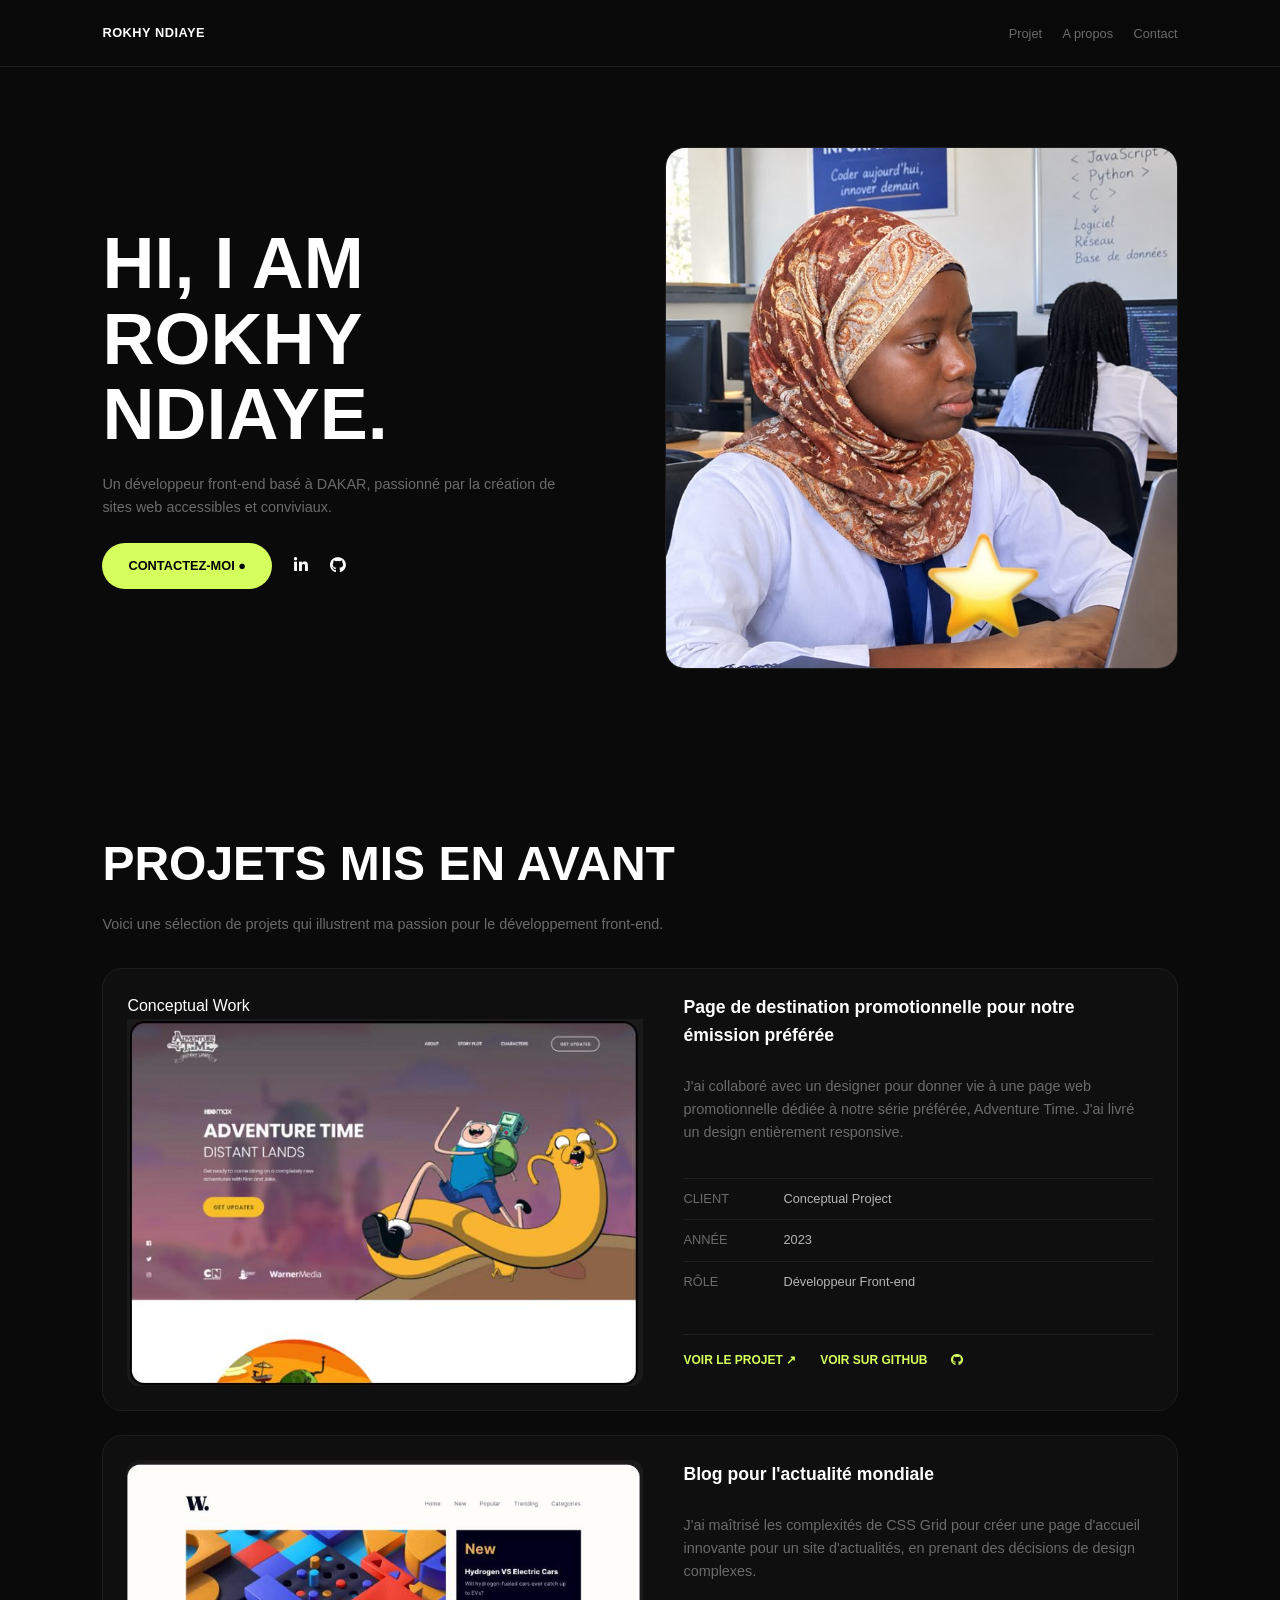
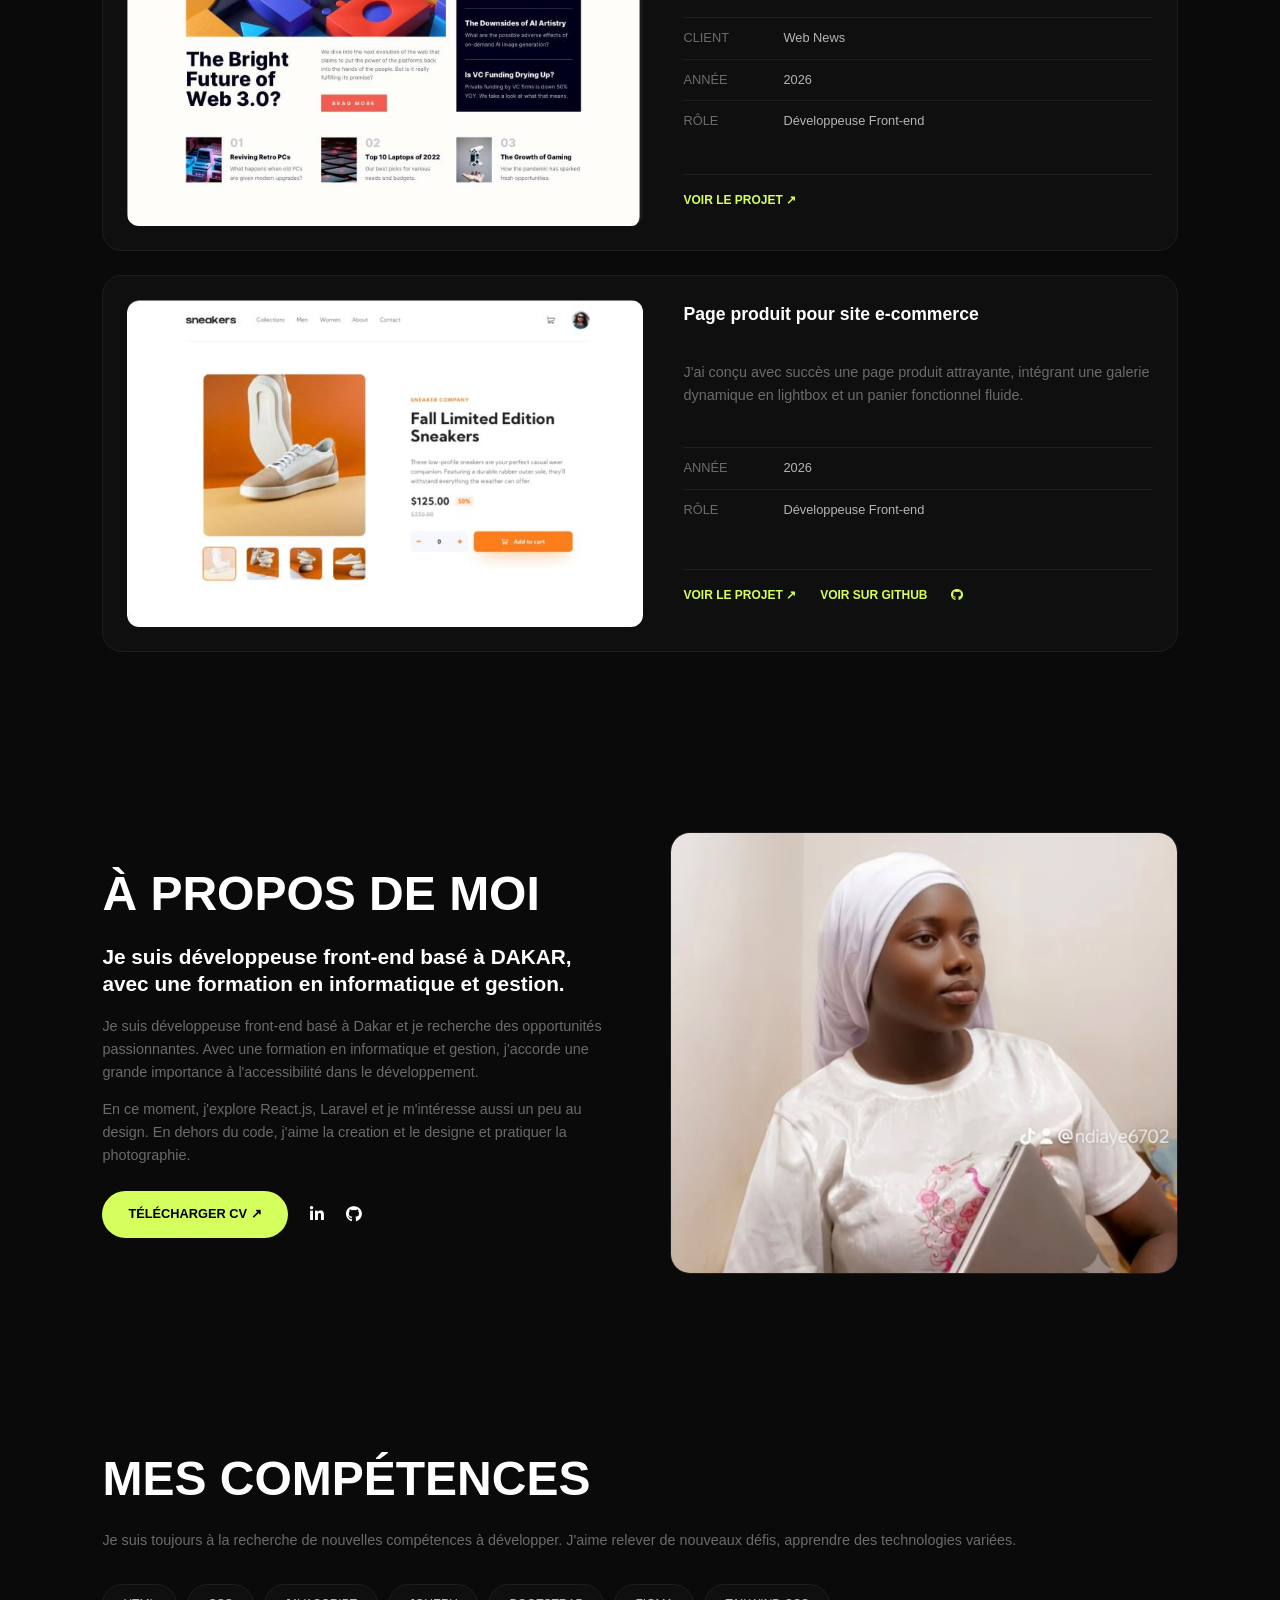
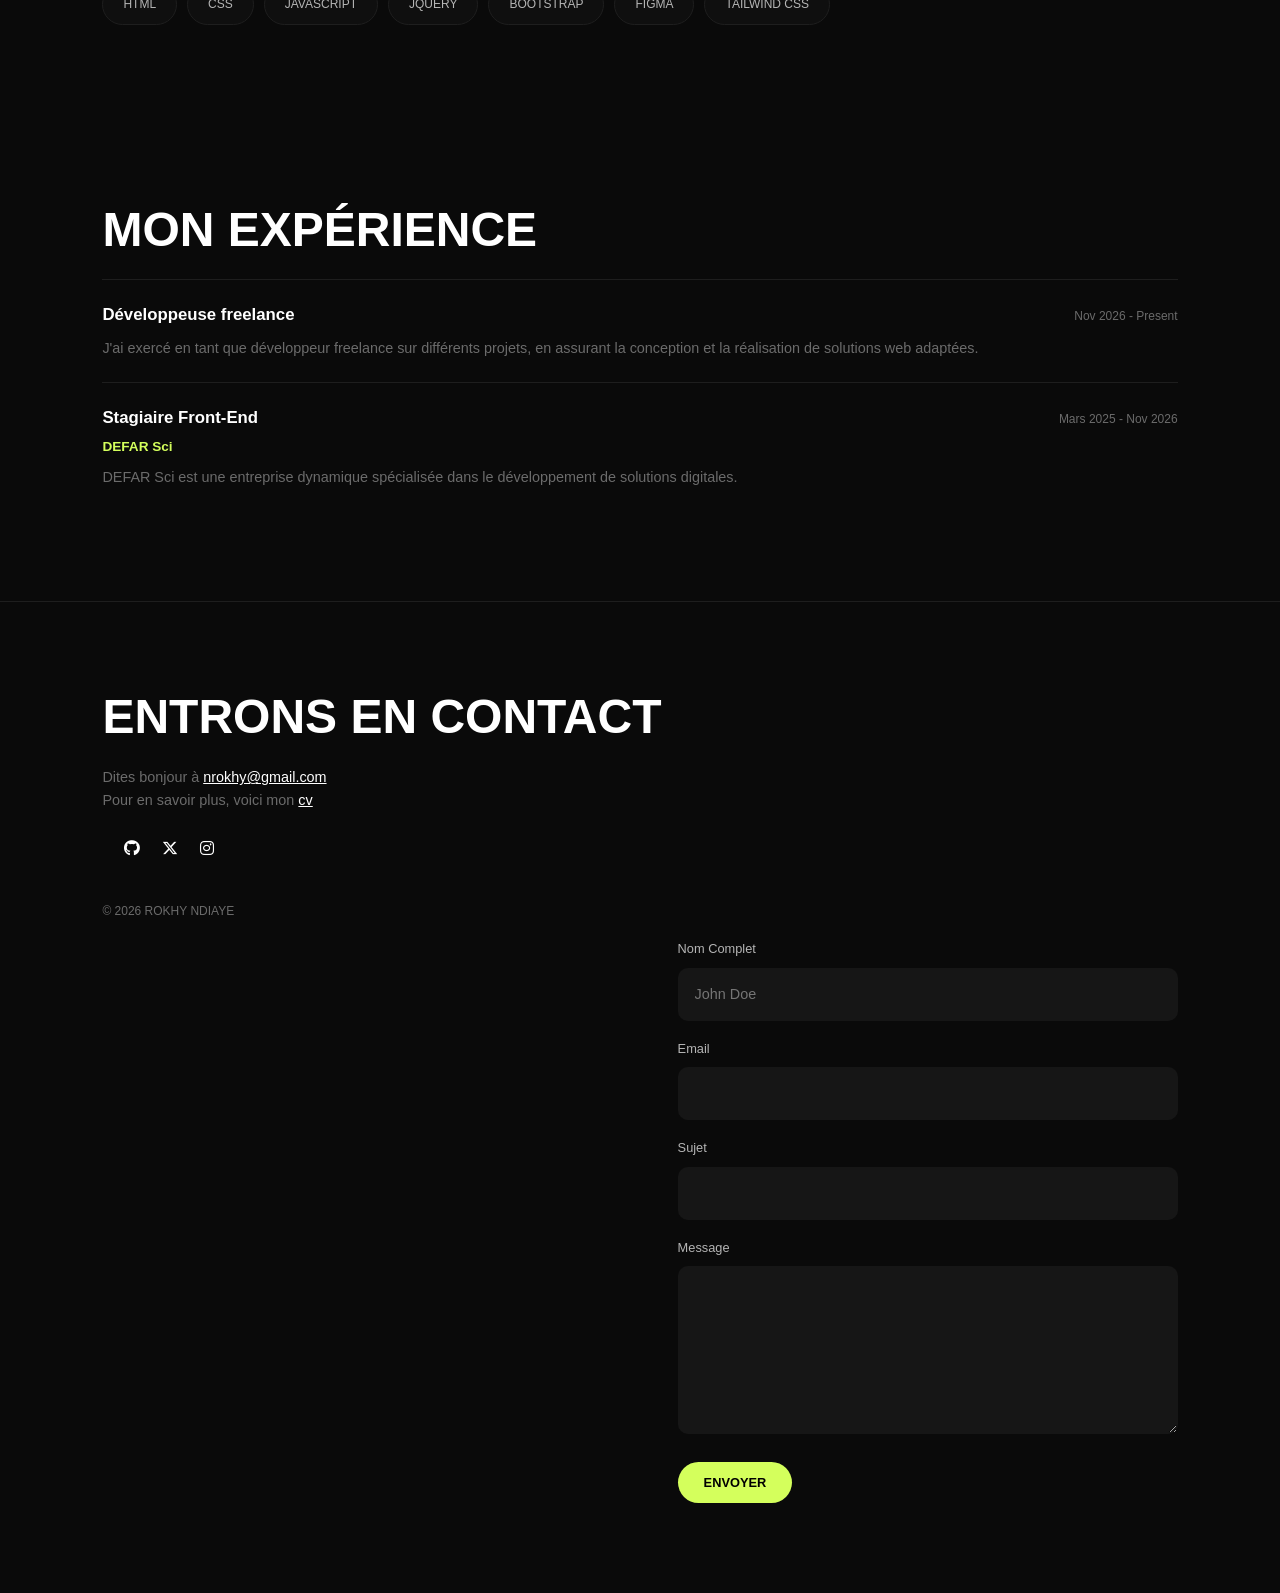
<file: index.html>
<!DOCTYPE html>
<html lang="fr">
<head>
  <meta charset="UTF-8">
  <meta name="viewport" content="width=device-width, initial-scale=1.0">
  <title>Rokhy Ndiaye | Développeuse Front-end</title>
  <link rel="stylesheet" href="style.css">
  <link rel="stylesheet" href="https://cdnjs.cloudflare.com/ajax/libs/font-awesome/6.5.0/css/all.min.css">

</head>
<body>

  <header class="header">
    <a href="#" class="logo">ROKHY NDIAYE</a>
    <nav>
      <a href="#projets">Projet</a>
      <a href="apropos.html">A propos</a>
      <a href="#contact">Contact</a>
    </nav>
  </header>

  <main>
    <!-- ACCUEIL -->
    <section class="hero">
      <div class="hero-texte">
        <h1>HI, I AM<br>ROKHY NDIAYE.</h1>
        <p>Un développeur front-end basé à DAKAR, passionné par la création de sites web accessibles et conviviaux.</p>
        <div class="ligne-actions">
          <a href="#contact" class="btn">CONTACTEZ-MOI ●</a>
          <a href="#"> <i class="fa-brands fa-linkedin-in"></i> </a>
      <a href="#"> <i class="fa-brands fa-github"></i> </a>
    
        </div>
      </div>
      <div class="hero-photo">
        <img src="image/kya.jpeg" alt="Rokhy Ndiaye">
      </div>
    </section>

    <!-- PROJETS -->
    <section id="projets" class="section">
      <h2>PROJETS MIS EN AVANT</h2>
      <p class="intro">Voici une sélection de projets qui illustrent ma passion pour le développement front-end.</p>

      <div class="projets">
        <article class="carte">
          <div class="carte-img">
            <span class="tag">Conceptual Work</span>
            <img src="image/turaven.jpeg" alt="Adventure Time">
          </div>
          <h3>Page de destination promotionnelle pour notre émission préférée</h3>
          <p>J'ai collaboré avec un designer pour donner vie à une page web promotionnelle dédiée à notre série préférée, Adventure Time. J'ai livré un design entièrement responsive.</p>
          <dl class="infos">
            <div><dt>CLIENT</dt><dd>Conceptual Project</dd></div>
            <div><dt>ANNÉE</dt><dd>2023</dd></div>
            <div><dt>RÔLE</dt><dd>Développeur Front-end</dd></div>
          </dl>
          <div class="liens">
            <a href="#">VOIR LE PROJET ↗</a>
            <a href="#">VOIR SUR GITHUB<a href="#"> <i class="fa-brands fa-github"></i> </a></a>
          </div>
        </article>

        <article class="carte">
          <div class="carte-img">
            <img src="image/futre.jpeg" alt="Blog actualité">
          </div>
          <h3>Blog pour l'actualité mondiale</h3>
          <p>J'ai maîtrisé les complexités de CSS Grid pour créer une page d'accueil innovante pour un site d'actualités, en prenant des décisions de design complexes.</p>
          <dl class="infos">
            <div><dt>CLIENT</dt><dd>Web News</dd></div>
            <div><dt>ANNÉE</dt><dd>2026</dd></div>
            <div><dt>RÔLE</dt><dd>Développeuse Front-end</dd></div>
          </dl>
          <div class="liens">
            <a href="#">VOIR LE PROJET ↗</a>
          </div>
        </article>

        <article class="carte">
          <div class="carte-img">
            <img src="image/Sadal.jpeg" alt="Page produit">
          </div>
          <h3>Page produit pour site e-commerce</h3>
          <p>J'ai conçu avec succès une page produit attrayante, intégrant une galerie dynamique en lightbox et un panier fonctionnel fluide.</p>
          <dl class="infos">
            <div><dt>ANNÉE</dt><dd>2026</dd></div>
            <div><dt>RÔLE</dt><dd>Développeuse Front-end</dd></div>
          </dl>
          <div class="liens">
            <a href="#">VOIR LE PROJET ↗</a>
            <a href="#">VOIR SUR GITHUB<a href="#"> <i class="fa-brands fa-github"></i> </a> </a>
          </div>
        </article>
      </div>
    </section>

    <!-- À PROPOS -->
    <section id="apropos" class="section apropos">
      <div class="apropos-texte">
        <h2>À PROPOS DE MOI</h2>
        <h3>Je suis développeuse front-end basé à DAKAR, avec une formation en informatique et gestion.</h3>
        <p>Je suis développeuse front-end basé à Dakar et je recherche des opportunités passionnantes. Avec une formation en informatique et gestion, j'accorde une grande importance à l'accessibilité dans le développement.</p>
        <p>En ce moment, j'explore React.js, Laravel et je m'intéresse aussi un peu au design. En dehors du code, j'aime la creation et le designe et pratiquer la photographie.</p>
        <div class="ligne-actions">
          <a href="cv.html" class="btn">TÉLÉCHARGER CV ↗</a>
          <a href="#"> <i class="fa-brands fa-linkedin-in"></i> </a>
      <a href="#"> <i class="fa-brands fa-github"></i> </a>
        </div>
      </div>
      <div class="apropos-photo">
        <img src="image/images.jpeg" alt="Portrait de Rokhy">
      </div>
    </section>

    <!-- COMPÉTENCES -->
    <section class="section">
      <h2>MES COMPÉTENCES</h2>
      <p class="intro">Je suis toujours à la recherche de nouvelles compétences à développer. J'aime relever de nouveaux défis, apprendre des technologies variées.</p>
      <ul class="pastilles">
        <li>HTML</li><li>CSS</li><li>JAVASCRIPT</li><li>JQUERY</li>
        <li>BOOTSTRAP</li><li>FIGMA</li><li>TAILWIND CSS</li>
      </ul>
    </section>

    <!-- EXPÉRIENCE -->
    <section class="section">
      <h2>MON EXPÉRIENCE</h2>
      <div class="exp">
        <div class="exp-tete">
          <h3>Développeuse freelance</h3>
          <span>Nov 2026 - Present</span>
        </div>
        <p>J'ai exercé en tant que développeur freelance sur différents projets, en assurant la conception et la réalisation de solutions web adaptées.</p>
      </div>
      <div class="exp">
        <div class="exp-tete">
          <h3>Stagiaire Front-End</h3>
          <span>Mars 2025 - Nov 2026</span>
        </div>
        <strong class="entreprise">DEFAR Sci</strong>
        <p>DEFAR Sci est une entreprise dynamique spécialisée dans le développement de solutions digitales.</p>
      </div>
    </section>
  </main>

  <!-- CONTACT -->
  <footer id="contact" class="section contact">
    <div>
      <h2>ENTRONS EN CONTACT</h2>
      <p>Dites bonjour à <a href="mailto:nrokhy@gmail.com">nrokhy@gmail.com</a></p>
      <p>Pour en savoir plus, voici mon <a href="cv.html">cv</a></p>
      <div class="ligne-actions"> <i class="fas-brands fa-linkedin-in"></i> </a>
      <a href="#"> <i class="fa-brands fa-github"></i> </a>
     <a href="#"> <i class="fa-brands fa-x-twitter"></i> </a>
      <a href="#"> <i class="fa-brands fa-instagram"></i> </a>
      </div>
      <p class="copy">© 2026 ROKHY NDIAYE</p>
    </div>

    <form action="mailto:nrokhy@gmail.com" method="post" enctype="text/plain" style="margin-left:auto; width:60%; max-width:500px;">
      <label for="nom">Nom Complet</label>
      <input type="text" id="nom" name="nom" placeholder="John Doe" required>

      <label for="email">Email</label>
      <input type="email" id="email" name="email" required>

      <label for="sujet">Sujet</label>
      <input type="text" id="sujet" name="sujet">

      <label for="message">Message</label>
      <textarea id="message" name="message" rows="6" required></textarea>

      <button type="submit" class="btn">ENVOYER</button>
    </form>
  </footer>

</body>
</html>
</file>
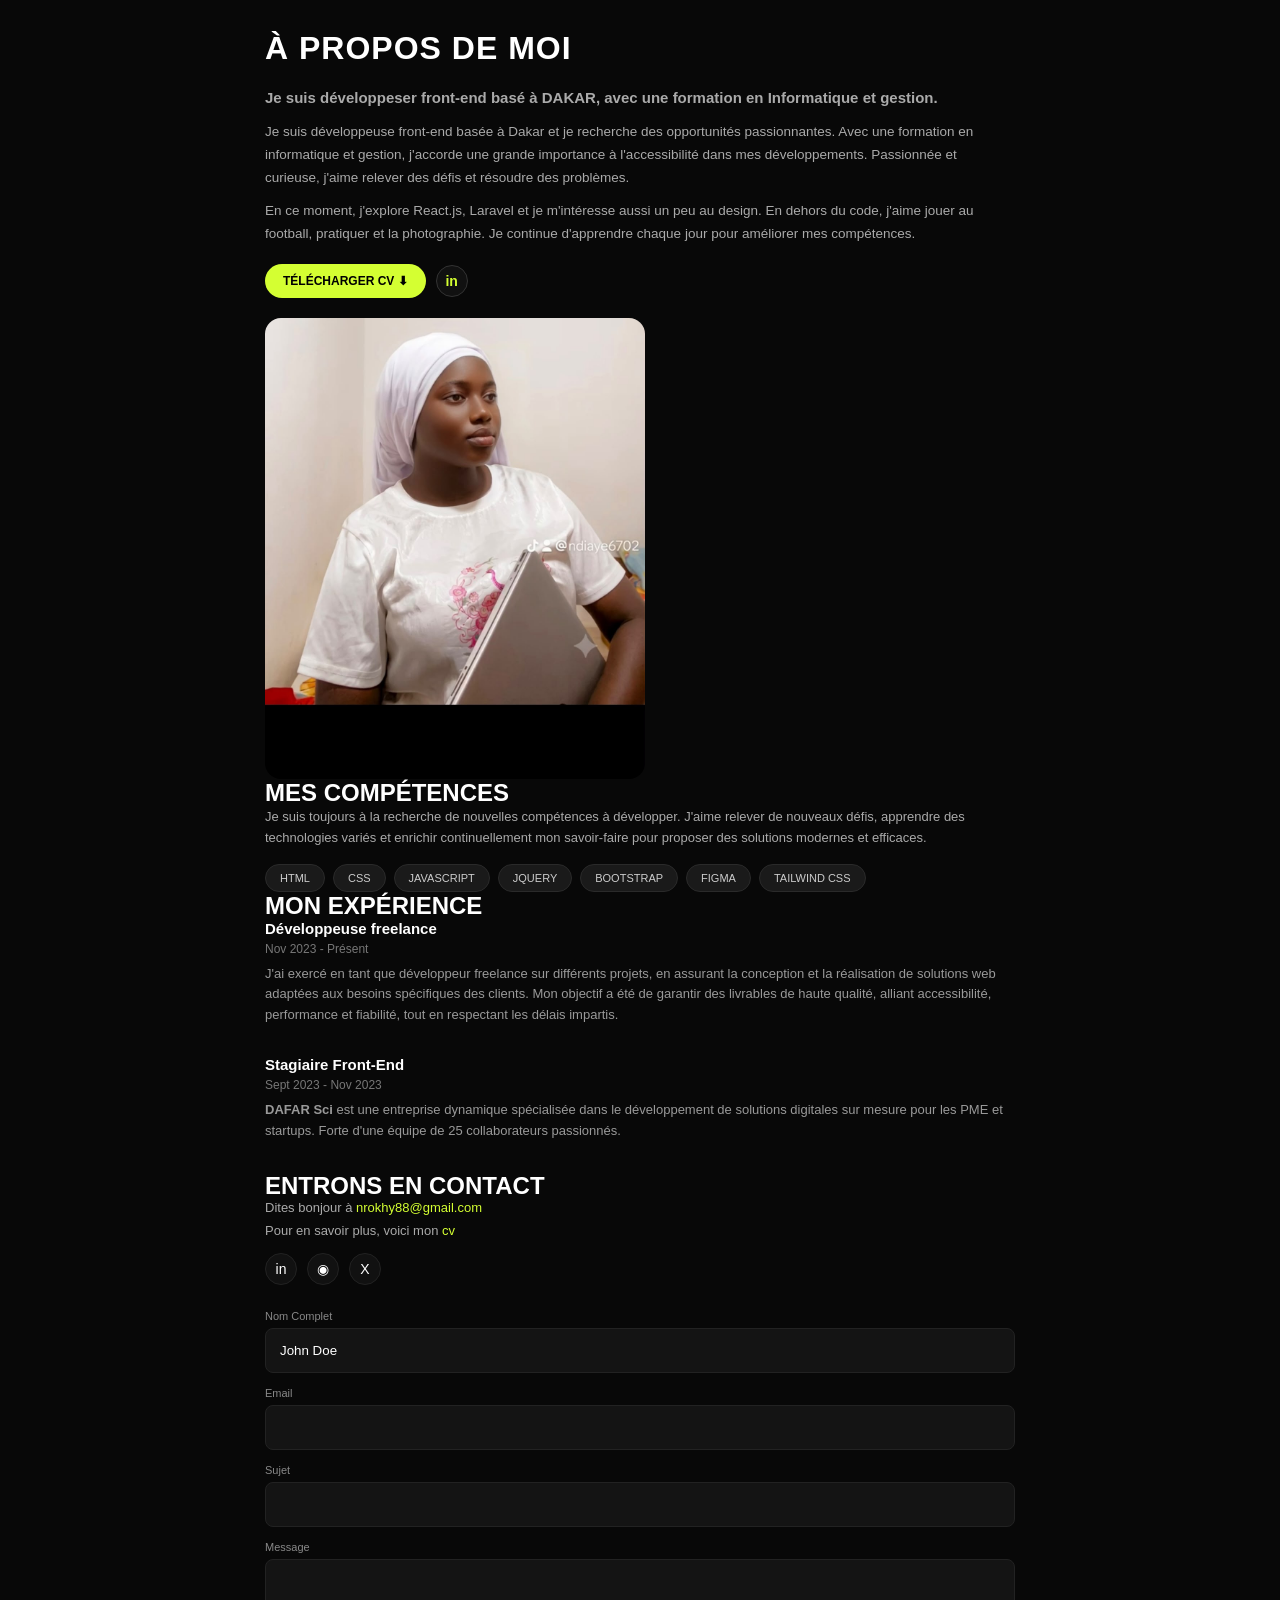
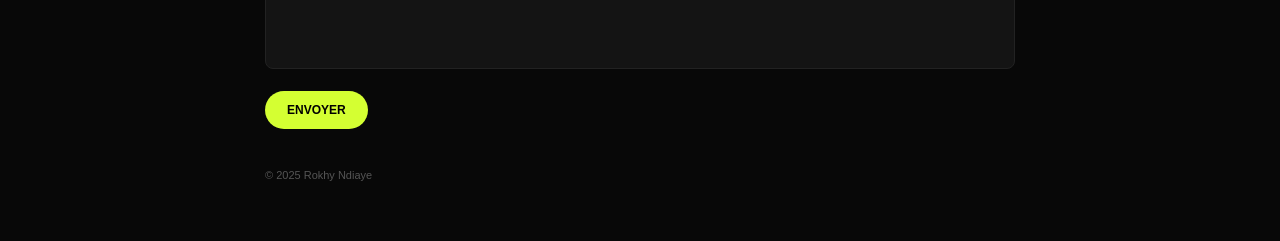
<file: apropos.html>
<!DOCTYPE html>
<html lang="fr">
<head>
<meta charset="UTF-8">
<meta name="viewport" content="width=device-width, initial-scale=1.0">
<title>À propos - Rokhy</title>
<style>
*{margin:0;padding:0;box-sizing:border-box;font-family:Arial,sans-serif}
body{background:#080808;color:#fff;padding:0 18px}
.container{max-width:750px;margin:auto;padding:30px 0 60px 0}
h1{font-size:32px;font-weight:800;letter-spacing:1px;margin-bottom:20px}
.top-text b{font-size:15px;line-height:1.5}
.top-text p{color:#aaa;font-size:13.5px;line-height:1.7;margin-top:10px}
.btns{display:flex;gap:10px;margin:18px 0 20px 0;align-items:center}
.btn-cv{background:#D4FF32;color:#000;border:none;padding:10px 18px;border-radius:25px;font-weight:bold;font-size:12px;cursor:pointer}
.btn-in{width:32px;height:32px;background:#111;border:1px solid #333;border-radius:50%;display:flex;align-items:center;justify-content:center;color:#D4FF32;font-weight:bold;font-size:14px}
..hero-img{width:100%;height:auto;border-radius:16px;overflow:hidden;background:#1a1a1a;margin-bottom:35px}
..hero-img{width:100%;display:flex;justify-content:center;margin-bottom:35px;background:transparent}
.hero-img img{width:380px;height:auto;border-radius:16px;object-fit:contain;display:block}

.compet-p{color:#aaa;font-size:13px;line-height:1.6;margin-bottom:15px}
.tags{display:flex;flex-wrap:wrap;gap:8px}
.tags span{background:#1a1a1a;border:1px solid #2a2a2a;color:#ccc;padding:7px 14px;border-radius:20px;font-size:11px}

.exp-item{margin-bottom:30px}
.exp-item strong{font-size:15px}
.exp-item small{color:#777;font-size:12px;display:block;margin:4px 0 8px 0}
.exp-item p{color:#999;font-size:13px;line-height:1.6}

.contact-sub{color:#aaa;font-size:13px;margin-bottom:8px}
.contact-sub a{color:#D4FF32;text-decoration:none}
.socials{display:flex;gap:10px;margin:15px 0 25px 0}
.socials div{width:32px;height:32px;background:#111;border:1px solid #222;border-radius:50%;display:flex;align-items:center;justify-content:center;font-size:14px}

.form label{font-size:11px;color:#888;margin:14px 0 6px 0;display:block}
.form input,.form textarea{width:100%;background:#141414;border:1px solid #222;border-radius:8px;padding:14px;color:#fff;outline:none}
.form textarea{height:110px;resize:none}
.btn-send{background:#D4FF32;color:#000;border:none;padding:12px 22px;border-radius:25px;font-weight:bold;font-size:12px;margin-top:18px;cursor:pointer}
footer{color:#555;font-size:11px;margin-top:40px}
</style>
</head>
<body>
<div class="container">

<h1>À PROPOS DE MOI</h1>

<div class="top-text">
<p><b>Je suis développeser front-end basé à DAKAR, avec une formation en Informatique et gestion.</b></p>
<p>Je suis développeuse front-end basée à Dakar et je recherche des opportunités passionnantes. Avec une formation en informatique et gestion, j'accorde une grande importance à l'accessibilité dans mes développements. Passionnée et curieuse, j'aime relever des défis et résoudre des problèmes.</p>
<p>En ce moment, j'explore React.js, Laravel et je m'intéresse aussi un peu au design. En dehors du code, j'aime jouer au football, pratiquer et la photographie. Je continue d'apprendre chaque jour pour améliorer mes compétences.</p>
</div>

<div class="btns">
<button class="btn-cv">TÉLÉCHARGER CV ⬇</button>
<div class="btn-in">in</div>
</div>

<div class="hero-img">
<img src="image/images.jpeg" alt="Rokhy Ndiaye">
</div>

<h2>MES COMPÉTENCES</h2>
<p class="compet-p">Je suis toujours à la recherche de nouvelles compétences à développer. J'aime relever de nouveaux défis, apprendre des technologies variés et enrichir continuellement mon savoir-faire pour proposer des solutions modernes et efficaces.</p>
<div class="tags">
<span>HTML</span><span>CSS</span><span>JAVASCRIPT</span><span>JQUERY</span><span>BOOTSTRAP</span><span>FIGMA</span><span>TAILWIND CSS</span>
</div>

<h2>MON EXPÉRIENCE</h2>
<div class="exp-item">
<strong>Développeuse freelance</strong>
<small>Nov 2023 - Présent</small>
<p>J'ai exercé en tant que développeur freelance sur différents projets, en assurant la conception et la réalisation de solutions web adaptées aux besoins spécifiques des clients. Mon objectif a été de garantir des livrables de haute qualité, alliant accessibilité, performance et fiabilité, tout en respectant les délais impartis.</p>
</div>
<div class="exp-item">
<strong>Stagiaire Front-End</strong>
<small>Sept 2023 - Nov 2023</small>
<p><b>DAFAR Sci</b> est une entreprise dynamique spécialisée dans le développement de solutions digitales sur mesure pour les PME et startups. Forte d'une équipe de 25 collaborateurs passionnés.</p>
</div>

<h2>ENTRONS EN CONTACT</h2>
<p class="contact-sub">Dites bonjour à <a href="mailto:nrokhy88@gmail.com">nrokhy88@gmail.com</a></p>
<p class="contact-sub">Pour en savoir plus, voici mon <a href="cv.html">cv</a></p>

<div class="socials">
<div>in</div><div>◉</div><div>X</div>
</div>

<div class="form">
<label>Nom Complet</label>
<input type="text" value="John Doe">
<label>Email</label>
<input type="email">
<label>Sujet</label>
<input type="text">
<label>Message</label>
<textarea></textarea>
<button class="btn-send">ENVOYER</button>
</div>

<footer>© 2025 Rokhy Ndiaye</footer>

</div>
</body>
</html>
</file>
<file: style.css>
* { margin: 0; padding: 0; box-sizing: border-box; }

:root {
  --fond: #0a0a0a;
  --carte: #0f0f0f;
  --bordure: #1e1e1e;
  --champ: #161616;
  --texte: #ffffff;
  --gris: #6b6b6b;
  --accent: #d4ff5c;
}

html { scroll-behavior: smooth; }

body {
  font-family: "Helvetica Neue", Arial, sans-serif;
  background: var(--fond);
  color: var(--texte);
  line-height: 1.6;
}

a { color: inherit; text-decoration: none; }
ul { list-style: none; }
img { width: 100%; display: block; }

/* ---------- Header ---------- */
.header {
  position: sticky; top: 0; z-index: 10;
  display: flex; justify-content: space-between; align-items: center;
  padding: 18px 20px;
  background: rgba(10, 10, 10, 0.92);
  border-bottom: 1px solid var(--bordure);
}
.logo { font-size: .8rem; font-weight: 700; letter-spacing: .5px; }
.header nav a { margin-left: 16px; font-size: .8rem; color: var(--gris); }
.header nav a:hover { color: var(--accent); }

/* ---------- Titres ---------- */
h1, h2 {
  font-weight: 800;
  text-transform: uppercase;
  line-height: 1.05;
}
h1 { font-size: 2.4rem; margin-bottom: 20px; }
h2 { font-size: 2.2rem; margin-bottom: 24px; }

.section { padding: 70px 20px; }
.intro, .hero-texte p, .carte p, .apropos p, .exp p, .contact p {
  color: var(--gris);
  font-size: .9rem;
}
.intro { margin-bottom: 32px; }

/* ---------- Boutons ---------- */
.btn {
  display: inline-block;
  padding: 13px 26px;
  background: var(--accent);
  color: #000;
  border: none;
  border-radius: 40px;
  font-size: .8rem;
  font-weight: 800;
  cursor: pointer;
  transition: transform .2s;
}
.btn:hover { transform: translateY(-2px); }

.ligne-actions { display: flex; align-items: center; gap: 22px; margin-top: 24px; }
.social { color: var(--accent); font-weight: 800; font-size: 1.1rem; }
.social:hover { opacity: .7; }

/* ---------- Hero ---------- */
.hero { padding: 50px 20px 20px; }
.hero-texte p { max-width: 480px; }
.hero-photo {
  margin-top: 36px;
  background: var(--carte);
  border: 1px solid var(--bordure);
  border-radius: 20px;
  overflow: hidden;
}
.hero-photo img { height: 420px; object-fit: cover; }

/* ---------- Projets ---------- */
.projets { display: grid; gap: 24px; }

.carte {
  display: flex;
  flex-direction: column;
  background: var(--carte);
  border: 1px solid var(--bordure);
  border-radius: 20px;
  padding: 16px;
}
.carte-img {
  position: relative;
  border-radius: 12px;
  overflow: hidden;
  margin-bottom: 20px;
}
.carte-img img {
  width: 100%;
  height: auto;
}

}

.tag {
  position: absolute; top: 12px; left: 12px; z-index: 1;
  padding: 5px 12px;
  background: rgba(0, 0, 0, .75);
  border-radius: 20px;
  font-size: .7rem;
}
.carte h3 { font-size: 1.1rem; margin-bottom: 10px; }

.infos { margin: 18px 0 0; }
.infos div {
  display: flex; gap: 40px;
  padding: 10px 0;
  border-top: 1px solid var(--bordure);
  font-size: .8rem;
}
.infos dt { width: 60px; color: var(--gris); }
.infos dd { color: #b5b5b5; }

.liens {
  display: flex; gap: 24px;
  margin-top: auto;
  padding-top: 16px;
  border-top: 1px solid var(--bordure);
}
.liens a { color: var(--accent); font-size: .75rem; font-weight: 800; }
.liens a:hover { text-decoration: underline; }

/* ---------- À propos ---------- */
.apropos h3 { font-size: 1.3rem; line-height: 1.3; margin-bottom: 18px; }
.apropos p { margin-bottom: 14px; }
.apropos-photo {
  margin-top: 32px;
  border-radius: 20px;
  overflow: hidden;
  border: 1px solid var(--bordure);
}
.apropos-photo img { height: 440px; object-fit: cover; object-position: top; }

/* ---------- Compétences ---------- */
.pastilles { display: flex; flex-wrap: wrap; gap: 10px; }
.pastilles li {
  padding: 10px 20px;
  border: 1px solid var(--bordure);
  border-radius: 40px;
  background: var(--carte);
  font-size: .75rem;
  color: #b5b5b5;
}

/* ---------- Expérience ---------- */
.exp { padding: 22px 0; border-top: 1px solid var(--bordure); }
.exp-tete { display: flex; justify-content: space-between; align-items: baseline; gap: 12px; }
.exp h3 { font-size: 1.05rem; }
.exp-tete span { color: var(--gris); font-size: .75rem; white-space: nowrap; }
.entreprise { display: block; color: var(--accent); font-size: .85rem; margin: 4px 0 6px; }
.exp p { margin-top: 8px; }

/* ---------- Contact ---------- */
.contact { border-top: 1px solid var(--bordure); }
.contact a[href^="mailto"], .contact p a { color: #fff; text-decoration: underline; }
.copy { margin-top: 40px; font-size: .75rem !important; }

form { margin-top: 40px; display: flex; flex-direction: column; }
label { font-size: .8rem; color: #b5b5b5; margin: 18px 0 8px; }
input, textarea {
  width: 100%;
  padding: 14px 16px;
  background: var(--champ);
  border: 1px solid transparent;
  border-radius: 10px;
  color: #fff;
  font: inherit;
  font-size: .9rem;
}
input:focus, textarea:focus { outline: none; border-color: var(--accent); }
textarea { resize: vertical; }
form .btn { align-self: flex-start; margin-top: 28px; }

/* ---------- Ordinateur ---------- */
@media (min-width: 900px) {
  .header { padding: 20px 8%; }
  .section { padding: 90px 8%; }
  h1 { font-size: 4.5rem; }
  h2 { font-size: 3rem; }

  .hero { display: grid; grid-template-columns: 1fr 1fr; gap: 50px; align-items: center; padding: 80px 8%; }
  .hero-photo { margin-top: 0; }
  .hero-photo img { height: 520px; }

  .projets { grid-template-columns: repeat(3, 1fr); align-items: stretch; }

  .apropos { display: grid; grid-template-columns: 1fr 1fr; gap: 60px; align-items: center; }
  .apropos-photo { margin-top: 0; }

/* ===== CORRECTION PROJETS : image à gauche, texte à droite ===== */
.projets {
  display: grid !important;
  grid-template-columns: 1fr !important;
  gap: 24px !important;
  max-width: none !important;
  margin: 0 !important;
}

.carte-img {
  position: relative !important;
  aspect-ratio: auto !important;
  height: auto !important;
  overflow: hidden !important;
  border-radius: 12px !important;
  margin-bottom: 20px !important;
}

.carte-img img {
  width: 100% !important;
  height: auto !important;
  max-height: none !important;
  object-fit: contain !important;
  display: block !important;
}

/* Ordinateur : image à gauche, texte à droite */
@media (min-width: 900px) {
  .carte {
    display: grid !important;
    grid-template-columns: 1.1fr 1fr;
    column-gap: 40px;
    align-content: center;
    padding: 24px !important;
  }
  .carte-img {
    grid-column: 1;
    grid-row: 1 / span 4;
    align-self: center;
    margin-bottom: 0 !important;
  }
  .carte h3,
  .carte p,
  .carte .infos,
  .carte .liens {
    grid-column: 2;
  }
  .carte .liens { margin-top: 16px; }
}  form { margin-top: 0; }
}
</file>
